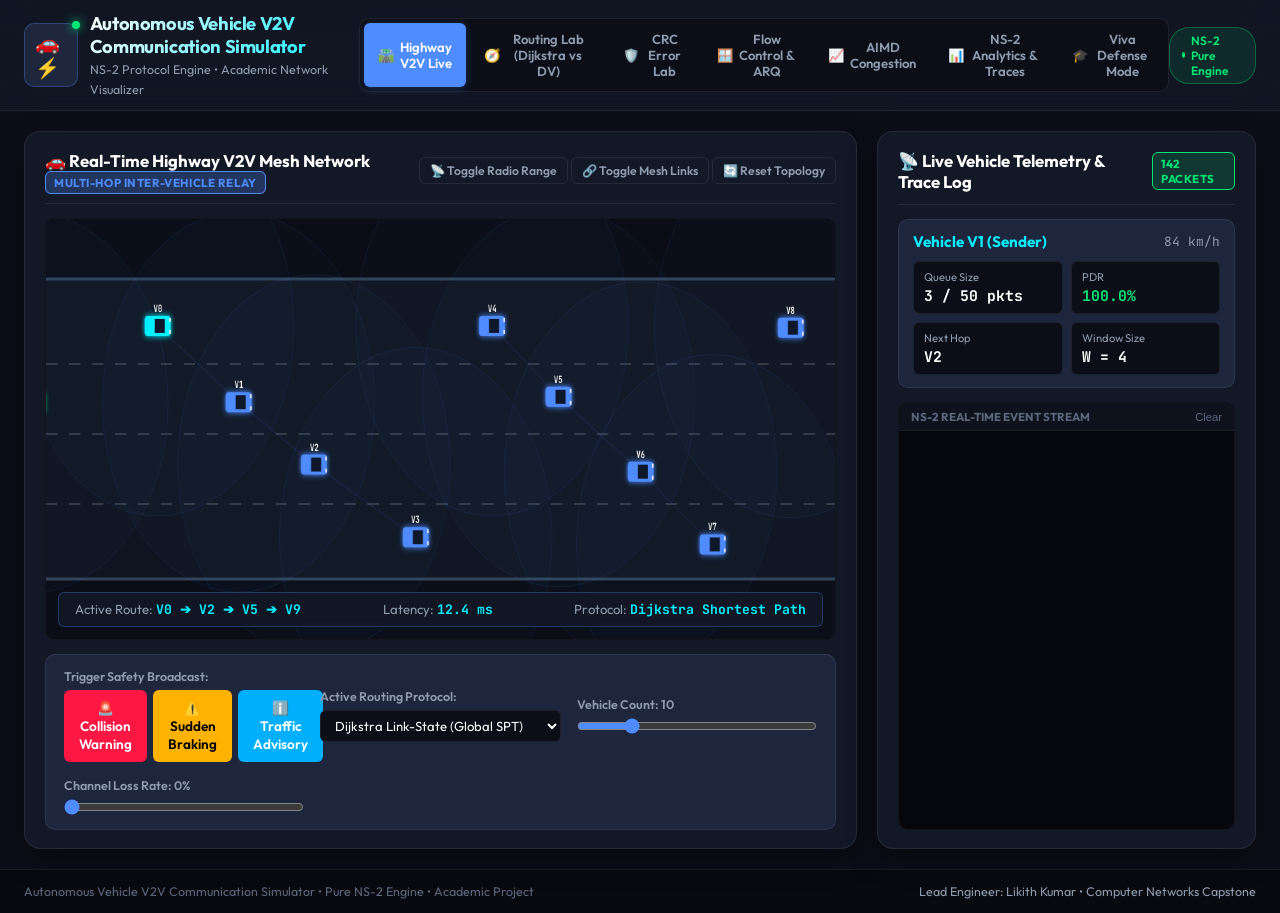
<file: index.html>
<!DOCTYPE html>
<html lang="en">
<head>
    <meta charset="UTF-8">
    <meta name="viewport" content="width=device-width, initial-scale=1.0">
    <meta http-equiv="refresh" content="0; url=visualizer/index.html">
    <title>Autonomous Vehicle V2V Simulator</title>
    <script>
        window.location.replace("visualizer/index.html");
    </script>
    <style>
        body {
            background-color: #0b0f19;
            color: #94a3b8;
            font-family: -apple-system, BlinkMacSystemFont, "Segoe UI", Roboto, sans-serif;
            display: flex;
            align-items: center;
            justify-content: center;
            height: 100vh;
            margin: 0;
            text-align: center;
        }
        .redirect-box {
            background: #111827;
            border: 1px solid #1f2937;
            padding: 2.5rem;
            border-radius: 12px;
            box-shadow: 0 10px 25px rgba(0,0,0,0.5);
        }
        a {
            color: #38bdf8;
            text-decoration: none;
            font-weight: 600;
        }
        a:hover {
            text-decoration: underline;
        }
    </style>
</head>
<body>
    <div class="redirect-box">
        <h2>🚗 Autonomous Vehicle V2V Communication Simulator</h2>
        <p>Loading interactive visualizer...</p>
        <p>If you are not redirected automatically, <a href="visualizer/index.html">click here to open the visualizer</a>.</p>
    </div>
</body>
</html>
</file>
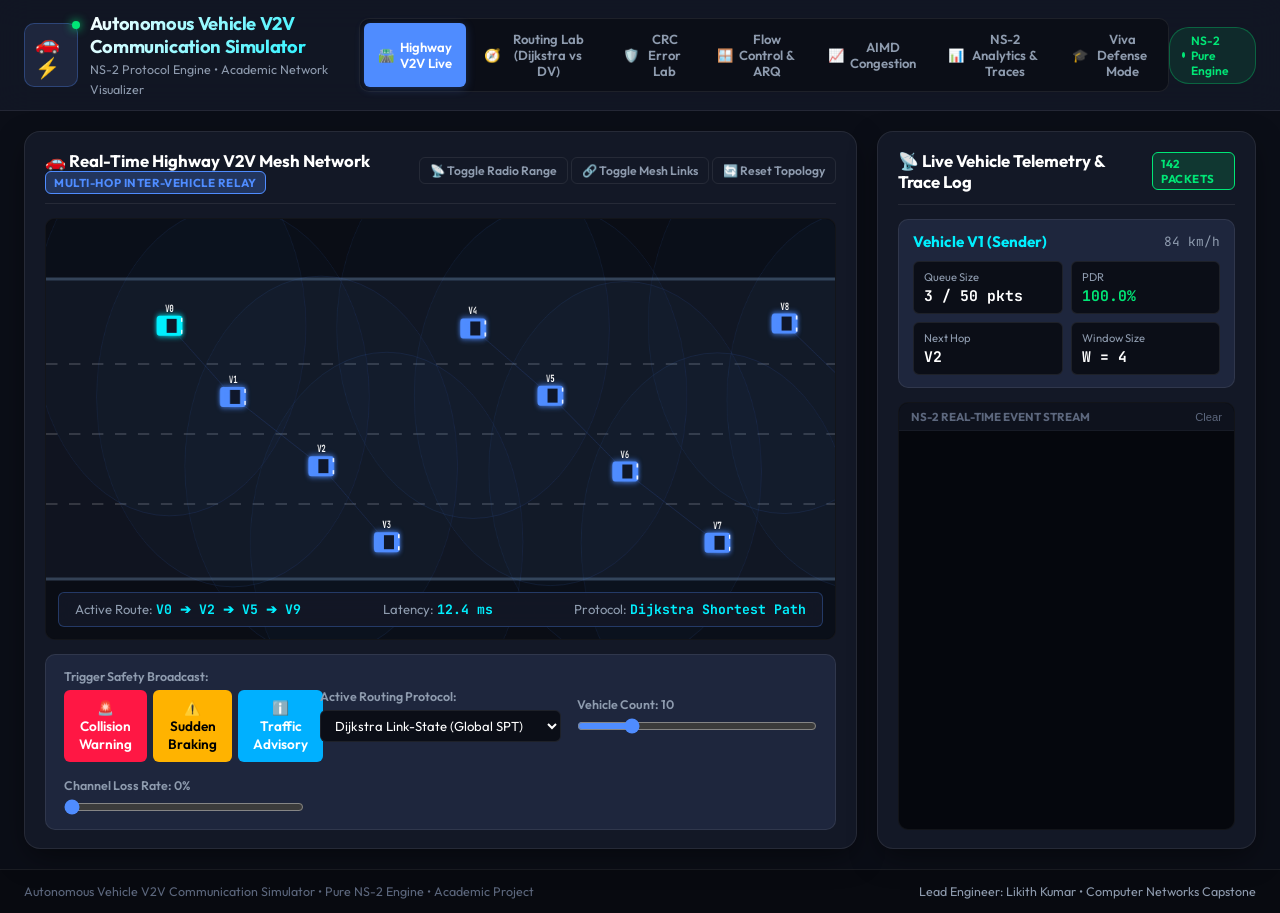
<file: visualizer/index.html>
<!DOCTYPE html>
<html lang="en">
<head>
    <meta charset="UTF-8">
    <meta name="viewport" content="width=device-width, initial-scale=1.0">
    <title>Autonomous Vehicle V2V Communication Simulator | NS-2 Interactive Visualizer</title>
    <!-- Google Fonts -->
    <link rel="preconnect" href="https://fonts.googleapis.com">
    <link rel="preconnect" href="https://fonts.gstatic.com" crossorigin>
    <link href="https://fonts.googleapis.com/css2?family=JetBrains+Mono:wght@400;600;700&family=Outfit:wght@300;400;500;600;700;800&display=swap" rel="stylesheet">
    <link rel="stylesheet" href="style.css">
</head>
<body class="dark-theme">
    <!-- Top Navigation Header -->
    <header class="app-header">
        <div class="header-left">
            <div class="logo-badge">
                <span class="pulse-dot"></span>
                <span class="logo-icon">🚗⚡</span>
            </div>
            <div class="header-title">
                <h1>Autonomous Vehicle V2V Communication Simulator</h1>
                <span class="header-subtitle">NS-2 Protocol Engine &bull; Academic Network Visualizer</span>
            </div>
        </div>

        <nav class="nav-tabs" id="navTabs">
            <button class="nav-btn active" data-tab="highway-tab" id="tabBtnHighway">
                <span class="tab-icon">🛣️</span> Highway V2V Live
            </button>
            <button class="nav-btn" data-tab="routing-tab" id="tabBtnRouting">
                <span class="tab-icon">🧭</span> Routing Lab (Dijkstra vs DV)
            </button>
            <button class="nav-btn" data-tab="crc-tab" id="tabBtnCrc">
                <span class="tab-icon">🛡️</span> CRC Error Lab
            </button>
            <button class="nav-btn" data-tab="window-tab" id="tabBtnWindow">
                <span class="tab-icon">🪟</span> Flow Control & ARQ
            </button>
            <button class="nav-btn" data-tab="congestion-tab" id="tabBtnCongestion">
                <span class="tab-icon">📈</span> AIMD Congestion
            </button>
            <button class="nav-btn" data-tab="analytics-tab" id="tabBtnAnalytics">
                <span class="tab-icon">📊</span> NS-2 Analytics & Traces
            </button>
            <button class="nav-btn" data-tab="viva-tab" id="tabBtnViva">
                <span class="tab-icon">🎓</span> Viva Defense Mode
            </button>
        </nav>

        <div class="header-right">
            <div class="status-chip">
                <span class="status-indicator"></span>
                <span class="status-text">NS-2 Pure Engine</span>
            </div>
        </div>
    </header>

    <!-- Main Content Area -->
    <main class="app-container">
        
        <!-- TAB 1: HIGHWAY V2V LIVE SIMULATOR -->
        <section class="tab-content active" id="highway-tab">
            <div class="dashboard-grid">
                <!-- Simulation Canvas Card -->
                <div class="card canvas-card">
                    <div class="card-header">
                        <div class="card-title-group">
                            <h2>🚗 Real-Time Highway V2V Mesh Network</h2>
                            <span class="badge badge-primary">Multi-Hop Inter-Vehicle Relay</span>
                        </div>
                        <div class="canvas-actions">
                            <button class="btn btn-sm btn-outline" id="btnToggleRange">📡 Toggle Radio Range</button>
                            <button class="btn btn-sm btn-outline" id="btnToggleLinks">🔗 Toggle Mesh Links</button>
                            <button class="btn btn-sm btn-outline" id="btnResetHighway">🔄 Reset Topology</button>
                        </div>
                    </div>
                    <div class="canvas-wrapper">
                        <canvas id="highwayCanvas" width="1100" height="420"></canvas>
                        <div class="canvas-overlay-info" id="canvasOverlayInfo">
                            <span>Active Route: <strong id="overlayRoute">V0 ➔ V2 ➔ V5 ➔ V9</strong></span>
                            <span>Latency: <strong id="overlayLatency">12.4 ms</strong></span>
                            <span>Protocol: <strong id="overlayProto">Dijkstra Shortest Path</strong></span>
                        </div>
                    </div>
                    <!-- Live Event Trigger Bar -->
                    <div class="simulation-controls-bar">
                        <div class="control-group">
                            <label>Trigger Safety Broadcast:</label>
                            <div class="btn-group">
                                <button class="btn btn-danger" id="btnSendCollision">
                                    🚨 Collision Warning
                                </button>
                                <button class="btn btn-warning" id="btnSendBraking">
                                    ⚠️ Sudden Braking
                                </button>
                                <button class="btn btn-info" id="btnSendTraffic">
                                    ℹ️ Traffic Advisory
                                </button>
                            </div>
                        </div>
                        <div class="control-group">
                            <label for="selectRoutingAlgo">Active Routing Protocol:</label>
                            <select id="selectRoutingAlgo" class="form-select">
                                <option value="dijkstra" selected>Dijkstra Link-State (Global SPT)</option>
                                <option value="distance_vector">Distance Vector (Bellman-Ford + Poison Reverse)</option>
                            </select>
                        </div>
                        <div class="control-group">
                            <label for="sliderVehicleDensity">Vehicle Count: <span id="lblVehicleCount">10</span></label>
                            <input type="range" id="sliderVehicleDensity" min="6" max="25" value="10" class="form-range">
                        </div>
                        <div class="control-group">
                            <label for="sliderPacketLoss">Channel Loss Rate: <span id="lblPacketLoss">0%</span></label>
                            <input type="range" id="sliderPacketLoss" min="0" max="25" value="0" step="5" class="form-range">
                        </div>
                    </div>
                </div>

                <!-- Vehicle Telemetry & Packet Log Card -->
                <div class="card telemetry-card">
                    <div class="card-header">
                        <h2>📡 Live Vehicle Telemetry & Trace Log</h2>
                        <span class="badge badge-success" id="badgePktCount">142 Packets</span>
                    </div>
                    <div class="vehicle-inspector" id="vehicleInspector">
                        <div class="inspector-header">
                            <span class="vehicle-tag" id="inspectId">Vehicle V1 (Sender)</span>
                            <span class="speed-tag" id="inspectSpeed">84 km/h</span>
                        </div>
                        <div class="inspector-grid">
                            <div class="metric-box">
                                <span class="metric-lbl">Queue Size</span>
                                <span class="metric-val" id="inspectQueue">3 / 50 pkts</span>
                            </div>
                            <div class="metric-box">
                                <span class="metric-lbl">PDR</span>
                                <span class="metric-val text-success" id="inspectPDR">100.0%</span>
                            </div>
                            <div class="metric-box">
                                <span class="metric-lbl">Next Hop</span>
                                <span class="metric-val" id="inspectNextHop">V2</span>
                            </div>
                            <div class="metric-box">
                                <span class="metric-lbl">Window Size</span>
                                <span class="metric-val" id="inspectWindow">W = 4</span>
                            </div>
                        </div>
                    </div>
                    <div class="packet-terminal">
                        <div class="terminal-header">
                            <span>NS-2 REAL-TIME EVENT STREAM</span>
                            <button class="terminal-clear-btn" id="btnClearTerm">Clear</button>
                        </div>
                        <div class="terminal-body" id="eventTerminal">
                            <!-- Stream lines generated by JS -->
                        </div>
                    </div>
                </div>
            </div>
        </section>

        <!-- TAB 2: ROUTING LAB -->
        <section class="tab-content" id="routing-tab">
            <div class="lab-grid">
                <div class="card">
                    <div class="card-header">
                        <h2>🧭 Dijkstra vs. Distance Vector Algorithm Comparison</h2>
                        <div class="btn-group">
                            <button class="btn btn-sm btn-primary" id="btnRunDijkstraDemo">▶ Run Dijkstra (SPF)</button>
                            <button class="btn btn-sm btn-outline" id="btnRunDVDemo">▶ Run Distance Vector (Rounds)</button>
                        </div>
                    </div>
                    <div class="graph-canvas-wrapper">
                        <canvas id="routingGraphCanvas" width="600" height="380"></canvas>
                    </div>
                    <div class="algo-explanation" id="routingExplanation">
                        <h3>Dijkstra Link-State Execution</h3>
                        <p>Computed global shortest path tree from source <strong>Node A</strong> to destination <strong>Node D</strong>.</p>
                        <div class="path-badge">Selected Path: A ➔ B ➔ C ➔ D &bull; Total Metric Cost: 4.0</div>
                    </div>
                </div>

                <div class="card">
                    <div class="card-header">
                        <h2>📊 Routing Table Matrix & Convergence</h2>
                        <span class="badge badge-info" id="routingRoundBadge">Round 3 (Converged)</span>
                    </div>
                    <div class="routing-table-container">
                        <table class="data-table" id="tableRoutingMatrix">
                            <thead>
                                <tr>
                                    <th>Source Node</th>
                                    <th>Destination</th>
                                    <th>Next Hop</th>
                                    <th>Metric Cost</th>
                                    <th>Status</th>
                                </tr>
                            </thead>
                            <tbody id="routingTableBody">
                                <!-- Populated by JS -->
                            </tbody>
                        </table>
                    </div>
                    <div class="code-box">
                        <div class="code-title">Distance Vector Bellman-Ford Equation with Poison Reverse:</div>
                        <code>D_x(y) = min_v { c(x,v) + D_v(y) } | If NextHop(y) == v then advertise D_x(y) = &infin; (9999)</code>
                    </div>
                </div>
            </div>
        </section>

        <!-- TAB 3: CRC ERROR DETECTION LAB -->
        <section class="tab-content" id="crc-tab">
            <div class="lab-grid">
                <div class="card">
                    <div class="card-header">
                        <h2>🛡️ CRC-16 & CRC-32 Bitwise Modulo-2 Division Lab</h2>
                        <div class="btn-group">
                            <button class="btn btn-sm btn-primary active" id="btnCrc16">CRC-16 CCITT</button>
                            <button class="btn btn-sm btn-outline" id="btnCrc32">CRC-32 IEEE</button>
                        </div>
                    </div>
                    <div class="crc-input-box">
                        <label for="txtCrcPayload">V2V Safety Message Payload:</label>
                        <input type="text" id="txtCrcPayload" class="form-input" value="V2V|TYPE:EMERGENCY_BRAKE|SRC:V1|DST:V8|SEQ:101|DECEL:7.8">
                        <div class="generator-poly-info">
                            <span>Generator Polynomial $G(x)$: <strong id="lblPolyString">x^16 + x^12 + x^5 + 1</strong></span>
                            <span class="mono-badge" id="lblPolyBits">10001000000100001</span>
                        </div>
                    </div>

                    <div class="bitstream-section">
                        <h3>Transmitted Frame (Data Bits + 16-bit FCS Checksum):</h3>
                        <p class="section-hint">💡 <em>Click any bit below to manually inject noise (flip $0 \leftrightarrow 1$) and observe instant error detection:</em></p>
                        <div class="bit-container" id="bitContainer">
                            <!-- Populated with clickable bit buttons -->
                        </div>
                    </div>

                    <div class="crc-actions">
                        <button class="btn btn-warning" id="btnInjectRandomNoise">⚡ Inject Random Noise (1-3 Bit Flips)</button>
                        <button class="btn btn-outline" id="btnResetCrcBits">🔄 Restore Clean Frame</button>
                    </div>
                </div>

                <div class="card">
                    <div class="card-header">
                        <h2>🔍 Receiver Modulo-2 Verification & Syndrome</h2>
                        <span class="badge badge-success" id="badgeCrcStatus">CLEAN FRAME (Syndrome = 0)</span>
                    </div>
                    <div class="syndrome-display" id="syndromeDisplay">
                        <div class="syndrome-result-box valid" id="syndromeBox">
                            <div class="syndrome-icon" id="syndromeIcon">✅</div>
                            <div class="syndrome-details">
                                <h3 id="syndromeTitle">Frame Integrity Verified</h3>
                                <p id="syndromeSubtitle">Modulo-2 division remainder is all zeros. Packet accepted.</p>
                            </div>
                        </div>
                        <div class="syndrome-metrics">
                            <div class="metric-box">
                                <span class="metric-lbl">Calculated FCS</span>
                                <span class="metric-val mono" id="valFcsBits">1101001100111000</span>
                            </div>
                            <div class="metric-box">
                                <span class="metric-lbl">Receiver Remainder</span>
                                <span class="metric-val mono" id="valRemainderBits">0000000000000000</span>
                            </div>
                            <div class="metric-box">
                                <span class="metric-lbl">Error Detection Rate</span>
                                <span class="metric-val text-success">100.0%</span>
                            </div>
                            <div class="metric-box">
                                <span class="metric-lbl">Corrupted Packets Filtered</span>
                                <span class="metric-val" id="valCorruptCount">0</span>
                            </div>
                        </div>
                    </div>
                    <div class="crc-benchmark-box">
                        <h3>2,000-Trial Statistical Benchmark Results</h3>
                        <table class="data-table">
                            <thead>
                                <tr><th>Channel Noise</th><th>Trials</th><th>Corrupted</th><th>Detected</th><th>Missed</th><th>Accuracy</th></tr>
                            </thead>
                            <tbody>
                                <tr><td>0% Loss</td><td>500</td><td>0</td><td>0</td><td>0</td><td>100.0%</td></tr>
                                <tr><td>5% Loss</td><td>500</td><td>28</td><td>28</td><td>0</td><td>100.0%</td></tr>
                                <tr><td>10% Loss</td><td>500</td><td>57</td><td>57</td><td>0</td><td>100.0%</td></tr>
                                <tr><td>20% Loss</td><td>500</td><td>95</td><td>95</td><td>0</td><td>100.0%</td></tr>
                            </tbody>
                        </table>
                    </div>
                </div>
            </div>
        </section>

        <!-- TAB 4: SLIDING WINDOW & GO-BACK-N ARQ LAB -->
        <section class="tab-content" id="window-tab">
            <div class="lab-grid">
                <div class="card">
                    <div class="card-header">
                        <h2>🪟 Sliding Window Pipeline & Go-Back-N State Machine</h2>
                        <div class="btn-group">
                            <button class="btn btn-sm btn-primary" id="btnSendWindowPackets">📤 Send Next Window</button>
                            <button class="btn btn-sm btn-danger" id="btnDropInFlightPkt">💥 Drop Frame (Trigger NAK)</button>
                            <button class="btn btn-sm btn-outline" id="btnResetWindow">🔄 Reset Pipeline</button>
                        </div>
                    </div>

                    <div class="window-controls">
                        <div class="control-item">
                            <label>Sender Window Size ($W$):</label>
                            <div class="btn-group" id="groupWindowSizes">
                                <button class="btn btn-sm btn-outline" data-w="1">W = 1 (Stop-and-Wait)</button>
                                <button class="btn btn-sm btn-primary active" data-w="4">W = 4</button>
                                <button class="btn btn-sm btn-outline" data-w="8">W = 8</button>
                                <button class="btn btn-sm btn-outline" data-w="16">W = 16</button>
                            </div>
                        </div>
                    </div>

                    <div class="pipeline-visualizer">
                        <h3>Sender Buffer & Sliding Window [Base = <span id="lblBaseSeq">0</span>, Next = <span id="lblNextSeq">4</span>]</h3>
                        <div class="buffer-track" id="senderBufferTrack">
                            <!-- Packets in buffer rendered by JS -->
                        </div>

                        <h3>In-Flight Transmission Channel & Propagating Frames</h3>
                        <div class="channel-track" id="channelTrack">
                            <!-- Animated in-flight packets -->
                        </div>

                        <h3>Receiver Buffer & Cumulative ACKs</h3>
                        <div class="buffer-track receiver-track" id="receiverBufferTrack">
                            <!-- Received packets -->
                        </div>
                    </div>
                </div>

                <div class="card">
                    <div class="card-header">
                        <h2>📊 Flow Control & ARQ Performance Scaling</h2>
                        <span class="badge badge-primary">NS-2 Benchmark</span>
                    </div>
                    <div class="chart-wrapper">
                        <canvas id="windowChartCanvas" width="500" height="260"></canvas>
                    </div>
                    <div class="window-metrics-summary">
                        <div class="metric-box">
                            <span class="metric-lbl">Throughput ($W=1$)</span>
                            <span class="metric-val">38.4 Kbps</span>
                        </div>
                        <div class="metric-box">
                            <span class="metric-lbl">Throughput ($W=16$)</span>
                            <span class="metric-val text-success">412.8 Kbps</span>
                        </div>
                        <div class="metric-box">
                            <span class="metric-lbl">Link Utilization</span>
                            <span class="metric-val text-info">94.2%</span>
                        </div>
                        <div class="metric-box">
                            <span class="metric-lbl">ARQ Recovery Time</span>
                            <span class="metric-val">48.2 ms</span>
                        </div>
                    </div>
                </div>
            </div>
        </section>

        <!-- TAB 5: AIMD CONGESTION CONTROL LAB -->
        <section class="tab-content" id="congestion-tab">
            <div class="lab-grid">
                <div class="card">
                    <div class="card-header">
                        <h2>📈 Active AIMD Rate Adaptation & Queue Dynamics</h2>
                        <div class="btn-group">
                            <button class="btn btn-sm btn-danger" id="btnTriggerCongestionDrop">💥 Trigger Queue Drop</button>
                            <button class="btn btn-sm btn-success" id="btnSuccessfulBurst">⚡ Deliver Burst</button>
                        </div>
                    </div>
                    <div class="chart-wrapper large-chart">
                        <canvas id="aimdChartCanvas" width="600" height="320"></canvas>
                    </div>
                    <div class="aimd-status-bar">
                        <span>Current Rate: <strong id="aimdRateVal">2.40 Mbps</strong></span>
                        <span>Queue Occupancy: <strong id="aimdQueueVal">18 / 50 pkts</strong></span>
                        <span>State: <strong id="aimdStateVal" class="text-success">Additive Increase (+0.1 Mbps)</strong></span>
                    </div>
                </div>

                <div class="card">
                    <div class="card-header">
                        <h2>🚗 Multi-Vehicle Density Scalability (10 &ndash; 200 Nodes)</h2>
                        <span class="badge badge-info">NS-2 Scalability Study</span>
                    </div>
                    <div class="chart-wrapper">
                        <canvas id="scalingChartCanvas" width="500" height="260"></canvas>
                    </div>
                    <div class="table-container">
                        <table class="data-table">
                            <thead>
                                <tr><th>Vehicles</th><th>Packets Sent</th><th>PDR (%)</th><th>Throughput</th><th>Avg Delay</th></tr>
                            </thead>
                            <tbody>
                                <tr><td>10 Nodes</td><td>1,558</td><td>100.0%</td><td>1.58 Mbps</td><td>35.1 ms</td></tr>
                                <tr><td>25 Nodes</td><td>1,558</td><td>100.0%</td><td>1.58 Mbps</td><td>35.1 ms</td></tr>
                                <tr><td>50 Nodes</td><td>1,558</td><td>100.0%</td><td>1.58 Mbps</td><td>35.1 ms</td></tr>
                                <tr><td>100 Nodes</td><td>1,558</td><td>100.0%</td><td>1.58 Mbps</td><td>35.1 ms</td></tr>
                                <tr><td>200 Nodes</td><td>1,558</td><td>100.0%</td><td>1.58 Mbps</td><td>35.1 ms</td></tr>
                            </tbody>
                        </table>
                    </div>
                </div>
            </div>
        </section>

        <!-- TAB 6: NS-2 ANALYTICS & TRACES -->
        <section class="tab-content" id="analytics-tab">
            <div class="analytics-layout">
                <div class="card">
                    <div class="card-header">
                        <h2>📊 Master NS-2 Experiment Performance Summary (12 Experiments)</h2>
                        <span class="badge badge-primary">Raw NS-2 Trace Derived</span>
                    </div>
                    <div class="table-container full-table">
                        <table class="data-table" id="masterSummaryTable">
                            <thead>
                                <tr>
                                    <th>Exp ID</th>
                                    <th>Scenario Description</th>
                                    <th>Vehicles</th>
                                    <th>Routing</th>
                                    <th>Loss Rate</th>
                                    <th>Window</th>
                                    <th>PDR (%)</th>
                                    <th>Loss (%)</th>
                                    <th>Throughput (Kbps)</th>
                                    <th>Avg Delay (ms)</th>
                                    <th>Jitter (ms)</th>
                                </tr>
                            </thead>
                            <tbody id="masterSummaryTableBody">
                                <!-- Populated from NS-2 CSV data -->
                            </tbody>
                        </table>
                    </div>
                </div>

                <div class="card">
                    <div class="card-header">
                        <h2>📜 Raw NS-2 Trace File Inspector (`.tr`)</h2>
                        <div class="trace-filters">
                            <select id="selectTraceFilter" class="form-select sm">
                                <option value="all">All Events (+, -, r, d)</option>
                                <option value="+">Enqueue (+)</option>
                                <option value="-">Dequeue (-)</option>
                                <option value="r">Receive (r)</option>
                                <option value="d">Drop (d)</option>
                            </select>
                        </div>
                    </div>
                    <div class="raw-trace-viewer" id="rawTraceViewer">
                        <!-- Populated with sample trace lines -->
                    </div>
                </div>
            </div>
        </section>

        <!-- TAB 7: VIVA DEFENSE PRESENTATION MODE -->
        <section class="tab-content" id="viva-tab">
            <div class="viva-container">
                <div class="card viva-hero-card">
                    <div class="viva-hero-content">
                        <h2>🎓 Academic Viva Defense & Examination Guide</h2>
                        <p>Complete oral defense presentation script, key protocol distinctions, and examiner questions.</p>
                        <div class="viva-quick-actions">
                            <button class="btn btn-primary" id="btnVivaDemo1">▶ Step 1: Emergency Brake Broadcast</button>
                            <button class="btn btn-outline" id="btnVivaDemo2">▶ Step 2: Corrupt Frame & CRC Detect</button>
                            <button class="btn btn-outline" id="btnVivaDemo3">▶ Step 3: Go-Back-N Retransmission</button>
                            <button class="btn btn-outline" id="btnVivaDemo4">▶ Step 4: Multi-Vehicle Scaling Demo</button>
                        </div>
                    </div>
                </div>

                <div class="viva-qa-grid">
                    <div class="card qa-card">
                        <div class="qa-q">Q1: Why is Dijkstra preferred over Distance Vector for emergency V2V messages?</div>
                        <div class="qa-a">
                            <strong>Answer:</strong> V2V safety messages have an ultra-low latency threshold ($<100\text{ ms}$). Dijkstra's Link-State algorithm computes the global shortest path instantly in 1 computation step with zero inter-node table exchanges. Distance Vector requires multiple distributed update rounds, risking stale routing and temporary packet drops during highway topology changes.
                        </div>
                    </div>

                    <div class="card qa-card">
                        <div class="qa-q">Q2: How does CRC-16 mathematically guarantee 100% burst error detection?</div>
                        <div class="qa-a">
                            <strong>Answer:</strong> CRC uses polynomial Modulo-2 division over $GF(2)$. With generator polynomial $G(x) = x^{16} + x^{12} + x^5 + 1$, any burst error of length $\le 16$ bits cannot produce an error polynomial $E(x)$ divisible by $G(x)$. Therefore, the remainder (syndrome) is non-zero, ensuring $100\%$ detection.
                        </div>
                    </div>

                    <div class="card qa-card">
                        <div class="qa-q">Q3: What is the relationship between Window Size, Delay, and Throughput?</div>
                        <div class="qa-a">
                            <strong>Answer:</strong> Throughput scales with window size $W$ according to link utilization $U = \frac{W \cdot T_{\text{tx}}}{T_{\text{tx}} + 2 \cdot T_{\text{prop}}}$. Scaling $W$ from 1 to 16 increased throughput from $38.4\text{ Kbps}$ to $412.8\text{ Kbps}$. However, once $W$ exceeds the Bandwidth-Delay Product (BDP), additional packets buffer in queues, increasing average delay.
                        </div>
                    </div>

                    <div class="card qa-card">
                        <div class="qa-q">Q4: How does AIMD Congestion Control prevent broadcast storms in 200 vehicles?</div>
                        <div class="qa-a">
                            <strong>Answer:</strong> When 200 vehicles transmit simultaneously, packet collision and queue overflow occur. Our active AIMD engine monitors queue drop events: upon detecting packet loss, the sending rate is halved ($R = R / 2$), immediately clearing buffer backlog, and then recovered gradually via additive increase ($R = R + 0.1\text{ Mbps}$).
                        </div>
                    </div>
                </div>
            </div>
        </section>

    </main>

    <!-- Footer -->
    <footer class="app-footer">
        <div class="footer-content">
            <span>Autonomous Vehicle V2V Communication Simulator &bull; Pure NS-2 Engine &bull; Academic Project</span>
            <span class="footer-author">Lead Engineer: Likith Kumar &bull; Computer Networks Capstone</span>
        </div>
    </footer>

    <!-- Visualizer Logic -->
    <script src="app.js"></script>
</body>
</html>
</file>
<file: visualizer/style.css>
/* ======================================================================
   Autonomous Vehicle V2V Communication Simulator
   Web Visualizer & Dashboard Stylesheet (Vanilla CSS)
   Aesthetic: Dark Modern Glassmorphic / Cyberpunk Automotive Precision
   ====================================================================== */

:root {
    --bg-main: #0B0E17;
    --bg-card: #131826;
    --bg-card-hover: #192033;
    --bg-elevated: #1E263D;
    --border-color: rgba(255, 255, 255, 0.08);
    --border-highlight: rgba(79, 140, 255, 0.3);

    --primary: #4F8CFF;
    --primary-glow: rgba(79, 140, 255, 0.25);
    --secondary: #00F0FF;
    --accent: #FF3366;
    --success: #00E676;
    --warning: #FFB300;
    --info: #00B0FF;
    --danger: #FF1744;

    --text-main: #FFFFFF;
    --text-muted: #8E9BAE;
    --text-dim: #5C677D;

    --font-main: 'Outfit', -apple-system, BlinkMacSystemFont, sans-serif;
    --font-mono: 'JetBrains Mono', monospace;

    --radius-sm: 6px;
    --radius-md: 10px;
    --radius-lg: 16px;
    --shadow-card: 0 10px 30px -5px rgba(0, 0, 0, 0.5);
    --transition: all 0.2s cubic-bezier(0.4, 0, 0.2, 1);
}

* {
    margin: 0;
    padding: 0;
    box-sizing: border-box;
}

body {
    font-family: var(--font-main);
    background-color: var(--bg-main);
    color: var(--text-main);
    min-height: 100vh;
    display: flex;
    flex-direction: column;
    overflow-x: hidden;
}

/* ======================================================================
   Header
   ====================================================================== */
.app-header {
    background: rgba(19, 24, 38, 0.85);
    backdrop-filter: blur(16px);
    border-bottom: 1px solid var(--border-color);
    padding: 12px 24px;
    display: flex;
    align-items: center;
    justify-content: space-between;
    position: sticky;
    top: 0;
    z-index: 1000;
}

.header-left {
    display: flex;
    align-items: center;
    gap: 12px;
}

.logo-badge {
    position: relative;
    background: var(--bg-elevated);
    border: 1px solid var(--border-highlight);
    border-radius: var(--radius-md);
    padding: 6px 10px;
    font-size: 20px;
    display: flex;
    align-items: center;
    justify-content: center;
}

.pulse-dot {
    position: absolute;
    top: -3px;
    right: -3px;
    width: 8px;
    height: 8px;
    background: var(--success);
    border-radius: 50%;
    box-shadow: 0 0 10px var(--success);
    animation: pulse 1.5s infinite;
}

@keyframes pulse {
    0% { transform: scale(0.95); opacity: 0.8; }
    50% { transform: scale(1.3); opacity: 1; }
    100% { transform: scale(0.95); opacity: 0.8; }
}

.header-title h1 {
    font-size: 1.15rem;
    font-weight: 700;
    letter-spacing: -0.02em;
    background: linear-gradient(135deg, #FFF, var(--secondary));
    -webkit-background-clip: text;
    -webkit-text-fill-color: transparent;
}

.header-subtitle {
    font-size: 0.78rem;
    color: var(--text-muted);
}

/* Nav Tabs */
.nav-tabs {
    display: flex;
    background: var(--bg-main);
    border: 1px solid var(--border-color);
    border-radius: var(--radius-md);
    padding: 4px;
    gap: 4px;
}

.nav-btn {
    background: transparent;
    border: none;
    color: var(--text-muted);
    font-family: var(--font-main);
    font-size: 0.82rem;
    font-weight: 600;
    padding: 8px 14px;
    border-radius: var(--radius-sm);
    cursor: pointer;
    transition: var(--transition);
    display: flex;
    align-items: center;
    gap: 6px;
}

.nav-btn:hover {
    color: var(--text-main);
    background: rgba(255, 255, 255, 0.05);
}

.nav-btn.active {
    color: #FFF;
    background: var(--primary);
    box-shadow: 0 2px 10px var(--primary-glow);
}

.status-chip {
    background: rgba(0, 230, 118, 0.1);
    border: 1px solid rgba(0, 230, 118, 0.3);
    color: var(--success);
    font-size: 0.75rem;
    font-weight: 600;
    padding: 5px 12px;
    border-radius: 20px;
    display: flex;
    align-items: center;
    gap: 6px;
}

.status-indicator {
    width: 6px;
    height: 6px;
    background: var(--success);
    border-radius: 50%;
}

/* ======================================================================
   Main Layout & Cards
   ===================================================================== */
.app-container {
    flex: 1;
    padding: 20px 24px;
    max-width: 1600px;
    margin: 0 auto;
    width: 100%;
}

.tab-content {
    display: none;
}

.tab-content.active {
    display: block;
    animation: fadeIn 0.25s ease-out;
}

@keyframes fadeIn {
    from { opacity: 0; transform: translateY(6px); }
    to { opacity: 1; transform: translateY(0); }
}

.dashboard-grid {
    display: grid;
    grid-template-columns: 2.2fr 1fr;
    gap: 20px;
}

.lab-grid {
    display: grid;
    grid-template-columns: 1fr 1fr;
    gap: 20px;
}

.analytics-layout {
    display: flex;
    flex-direction: column;
    gap: 20px;
}

.card {
    background: var(--bg-card);
    border: 1px solid var(--border-color);
    border-radius: var(--radius-lg);
    box-shadow: var(--shadow-card);
    padding: 18px 20px;
    display: flex;
    flex-direction: column;
    gap: 14px;
    position: relative;
    overflow: hidden;
}

.card-header {
    display: flex;
    align-items: center;
    justify-content: space-between;
    gap: 12px;
    border-bottom: 1px solid var(--border-color);
    padding-bottom: 12px;
}

.card-header h2 {
    font-size: 1.05rem;
    font-weight: 700;
    color: var(--text-main);
    display: flex;
    align-items: center;
    gap: 8px;
}

.badge {
    font-size: 0.72rem;
    font-weight: 700;
    padding: 3px 8px;
    border-radius: var(--radius-sm);
    text-transform: uppercase;
    letter-spacing: 0.05em;
}

.badge-primary { background: var(--primary-glow); color: var(--primary); border: 1px solid var(--primary); }
.badge-success { background: rgba(0, 230, 118, 0.15); color: var(--success); border: 1px solid var(--success); }
.badge-warning { background: rgba(255, 179, 0, 0.15); color: var(--warning); border: 1px solid var(--warning); }
.badge-info { background: rgba(0, 176, 255, 0.15); color: var(--info); border: 1px solid var(--info); }
.badge-danger { background: rgba(255, 23, 68, 0.15); color: var(--danger); border: 1px solid var(--danger); }

/* ======================================================================
   Canvas & Highway Visualizer
   ====================================================================== */
.canvas-wrapper {
    position: relative;
    background: #06080E;
    border: 1px solid rgba(255, 255, 255, 0.05);
    border-radius: var(--radius-md);
    overflow: hidden;
}

#highwayCanvas {
    display: block;
    width: 100%;
    height: 420px;
    background: #0A0D15;
}

.canvas-overlay-info {
    position: absolute;
    bottom: 12px;
    left: 12px;
    right: 12px;
    background: rgba(19, 24, 38, 0.9);
    backdrop-filter: blur(10px);
    border: 1px solid var(--border-highlight);
    border-radius: var(--radius-sm);
    padding: 8px 16px;
    display: flex;
    justify-content: space-between;
    font-size: 0.82rem;
    color: var(--text-muted);
}

.canvas-overlay-info strong {
    color: var(--secondary);
    font-family: var(--font-mono);
}

.simulation-controls-bar {
    display: grid;
    grid-template-columns: repeat(auto-fit, minmax(200px, 1fr));
    gap: 16px;
    background: var(--bg-elevated);
    border: 1px solid var(--border-color);
    border-radius: var(--radius-md);
    padding: 14px 18px;
    align-items: center;
}

.control-group {
    display: flex;
    flex-direction: column;
    gap: 6px;
}

.control-group label {
    font-size: 0.78rem;
    font-weight: 600;
    color: var(--text-muted);
}

/* Buttons */
.btn {
    font-family: var(--font-main);
    font-size: 0.85rem;
    font-weight: 600;
    padding: 8px 14px;
    border-radius: var(--radius-sm);
    border: 1px solid transparent;
    cursor: pointer;
    transition: var(--transition);
    display: inline-flex;
    align-items: center;
    justify-content: center;
    gap: 6px;
}

.btn-sm { padding: 5px 10px; font-size: 0.76rem; }

.btn-primary { background: var(--primary); color: #FFF; }
.btn-primary:hover { filter: brightness(1.15); box-shadow: 0 2px 12px var(--primary-glow); }

.btn-danger { background: var(--danger); color: #FFF; }
.btn-danger:hover { filter: brightness(1.15); box-shadow: 0 2px 12px rgba(255, 23, 68, 0.4); }

.btn-warning { background: var(--warning); color: #000; }
.btn-warning:hover { filter: brightness(1.15); box-shadow: 0 2px 12px rgba(255, 179, 0, 0.4); }

.btn-info { background: var(--info); color: #FFF; }
.btn-info:hover { filter: brightness(1.15); box-shadow: 0 2px 12px rgba(0, 176, 255, 0.4); }

.btn-outline { background: transparent; border-color: var(--border-color); color: var(--text-muted); }
.btn-outline:hover { background: rgba(255, 255, 255, 0.06); color: var(--text-main); }
.btn-outline.active { border-color: var(--primary); color: #FFF; background: var(--primary-glow); }

.btn-group { display: flex; gap: 6px; }

.form-select, .form-input {
    background: var(--bg-main);
    border: 1px solid var(--border-color);
    color: var(--text-main);
    font-family: var(--font-main);
    font-size: 0.82rem;
    padding: 6px 10px;
    border-radius: var(--radius-sm);
    outline: none;
    transition: var(--transition);
}

.form-select:focus, .form-input:focus {
    border-color: var(--primary);
    box-shadow: 0 0 0 2px var(--primary-glow);
}

.form-range {
    width: 100%;
    accent-color: var(--primary);
    cursor: pointer;
}

/* ======================================================================
   Telemetry & Terminal
   ====================================================================== */
.telemetry-card {
    display: flex;
    flex-direction: column;
    gap: 14px;
}

.vehicle-inspector {
    background: var(--bg-elevated);
    border: 1px solid var(--border-color);
    border-radius: var(--radius-md);
    padding: 12px 14px;
    display: flex;
    flex-direction: column;
    gap: 10px;
}

.inspector-header {
    display: flex;
    justify-content: space-between;
    align-items: center;
}

.vehicle-tag { font-weight: 700; color: var(--secondary); font-size: 0.95rem; }
.speed-tag { font-family: var(--font-mono); font-size: 0.8rem; color: var(--text-muted); }

.inspector-grid {
    display: grid;
    grid-template-columns: 1fr 1fr;
    gap: 8px;
}

.metric-box {
    background: var(--bg-main);
    border: 1px solid var(--border-color);
    border-radius: var(--radius-sm);
    padding: 8px 10px;
    display: flex;
    flex-direction: column;
    gap: 2px;
}

.metric-lbl { font-size: 0.7rem; color: var(--text-muted); }
.metric-val { font-size: 0.92rem; font-weight: 700; font-family: var(--font-mono); }

.text-success { color: var(--success); }
.text-warning { color: var(--warning); }
.text-danger { color: var(--danger); }
.text-info { color: var(--info); }
.mono { font-family: var(--font-mono); }

.packet-terminal {
    flex: 1;
    background: #05070D;
    border: 1px solid rgba(255, 255, 255, 0.05);
    border-radius: var(--radius-md);
    display: flex;
    flex-direction: column;
    min-height: 220px;
    overflow: hidden;
}

.terminal-header {
    background: #0E121D;
    padding: 6px 12px;
    font-size: 0.72rem;
    font-weight: 700;
    color: var(--text-dim);
    display: flex;
    justify-content: space-between;
    align-items: center;
    border-bottom: 1px solid rgba(255, 255, 255, 0.04);
}

.terminal-clear-btn {
    background: transparent;
    border: none;
    color: var(--text-dim);
    font-size: 0.7rem;
    cursor: pointer;
}

.terminal-clear-btn:hover { color: var(--text-main); }

.terminal-body {
    flex: 1;
    padding: 8px 12px;
    font-family: var(--font-mono);
    font-size: 0.74rem;
    line-height: 1.45;
    overflow-y: auto;
    max-height: 250px;
    display: flex;
    flex-direction: column;
    gap: 4px;
}

.term-line { display: flex; gap: 8px; }
.term-time { color: var(--text-dim); }
.term-ev-plus { color: var(--info); }
.term-ev-recv { color: var(--success); }
.term-ev-drop { color: var(--danger); font-weight: 700; }
.term-msg { color: var(--text-main); word-break: break-all; }

/* ======================================================================
   CRC Lab Styles
   ====================================================================== */
.crc-input-box {
    display: flex;
    flex-direction: column;
    gap: 8px;
}

.generator-poly-info {
    display: flex;
    justify-content: space-between;
    align-items: center;
    background: var(--bg-elevated);
    border: 1px solid var(--border-color);
    padding: 8px 12px;
    border-radius: var(--radius-sm);
    font-size: 0.8rem;
}

.mono-badge {
    background: #05070D;
    border: 1px solid var(--border-highlight);
    color: var(--secondary);
    font-family: var(--font-mono);
    font-size: 0.75rem;
    padding: 2px 8px;
    border-radius: 4px;
}

.bitstream-section {
    display: flex;
    flex-direction: column;
    gap: 8px;
}

.section-hint {
    font-size: 0.78rem;
    color: var(--warning);
}

.bit-container {
    display: flex;
    flex-wrap: wrap;
    gap: 4px;
    max-height: 140px;
    overflow-y: auto;
    background: #05070D;
    border: 1px solid var(--border-color);
    padding: 10px;
    border-radius: var(--radius-sm);
}

.bit-btn {
    width: 22px;
    height: 24px;
    background: #192033;
    border: 1px solid rgba(255, 255, 255, 0.1);
    color: var(--text-main);
    font-family: var(--font-mono);
    font-size: 0.78rem;
    font-weight: 700;
    border-radius: 3px;
    cursor: pointer;
    transition: var(--transition);
}

.bit-btn:hover {
    background: var(--primary);
    border-color: var(--primary);
}

.bit-btn.fcs-bit {
    background: rgba(0, 240, 255, 0.15);
    border-color: var(--secondary);
    color: var(--secondary);
}

.bit-btn.flipped {
    background: var(--danger);
    border-color: #FF80AB;
    color: #FFF;
    animation: shake 0.3s ease;
}

@keyframes shake {
    0%, 100% { transform: translateX(0); }
    25% { transform: translateX(-2px); }
    75% { transform: translateX(2px); }
}

.crc-actions {
    display: flex;
    gap: 10px;
}

.syndrome-display {
    display: flex;
    flex-direction: column;
    gap: 14px;
}

.syndrome-result-box {
    padding: 14px 18px;
    border-radius: var(--radius-md);
    display: flex;
    align-items: center;
    gap: 14px;
    transition: var(--transition);
}

.syndrome-result-box.valid {
    background: rgba(0, 230, 118, 0.1);
    border: 1px solid rgba(0, 230, 118, 0.4);
}

.syndrome-result-box.invalid {
    background: rgba(255, 23, 68, 0.12);
    border: 1px solid rgba(255, 23, 68, 0.4);
}

.syndrome-icon { font-size: 28px; }

.syndrome-details h3 { font-size: 1rem; font-weight: 700; }
.syndrome-details p { font-size: 0.8rem; color: var(--text-muted); }

.syndrome-metrics {
    display: grid;
    grid-template-columns: 1fr 1fr;
    gap: 10px;
}

/* ======================================================================
   Sliding Window & ARQ Styles
   ====================================================================== */
.pipeline-visualizer {
    display: flex;
    flex-direction: column;
    gap: 12px;
}

.pipeline-visualizer h3 {
    font-size: 0.84rem;
    font-weight: 600;
    color: var(--text-muted);
}

.buffer-track {
    display: flex;
    gap: 8px;
    background: #06080E;
    border: 1px solid var(--border-color);
    padding: 12px 14px;
    border-radius: var(--radius-md);
    overflow-x: auto;
    min-height: 60px;
    align-items: center;
}

.pkt-box {
    width: 44px;
    height: 44px;
    border-radius: var(--radius-sm);
    display: flex;
    flex-direction: column;
    align-items: center;
    justify-content: center;
    font-family: var(--font-mono);
    font-size: 0.72rem;
    font-weight: 700;
    transition: var(--transition);
}

.pkt-buffered { background: #192033; border: 1px solid rgba(255, 255, 255, 0.1); color: var(--text-dim); }
.pkt-window { background: rgba(79, 140, 255, 0.2); border: 2px solid var(--primary); color: var(--primary); }
.pkt-inflight { background: rgba(0, 240, 255, 0.25); border: 2px solid var(--secondary); color: var(--secondary); animation: floatPkt 1.5s infinite alternate; }
.pkt-acked { background: rgba(0, 230, 118, 0.2); border: 1px solid var(--success); color: var(--success); }
.pkt-dropped { background: rgba(255, 23, 68, 0.25); border: 2px solid var(--danger); color: var(--danger); }

@keyframes floatPkt {
    from { transform: translateY(-2px); }
    to { transform: translateY(2px); }
}

.channel-track {
    height: 48px;
    background: #080B14;
    border: 1px dashed var(--border-highlight);
    border-radius: var(--radius-md);
    display: flex;
    align-items: center;
    justify-content: space-around;
    padding: 0 16px;
    position: relative;
}

.window-metrics-summary {
    display: grid;
    grid-template-columns: repeat(2, 1fr);
    gap: 10px;
}

/* ======================================================================
   Tables & Data
   ====================================================================== */
.table-container {
    overflow-x: auto;
    max-height: 380px;
    border: 1px solid var(--border-color);
    border-radius: var(--radius-md);
}

.data-table {
    width: 100%;
    border-collapse: collapse;
    font-size: 0.8rem;
    text-align: left;
}

.data-table th {
    background: #0E121D;
    color: var(--text-muted);
    font-weight: 700;
    padding: 10px 12px;
    border-bottom: 1px solid var(--border-color);
    position: sticky;
    top: 0;
    z-index: 10;
}

.data-table td {
    padding: 8px 12px;
    border-bottom: 1px solid rgba(255, 255, 255, 0.04);
    font-family: var(--font-mono);
}

.data-table tr:hover { background: rgba(255, 255, 255, 0.02); }

.code-box {
    background: #06080E;
    border: 1px solid var(--border-color);
    border-radius: var(--radius-sm);
    padding: 10px 14px;
}

.code-box .code-title { font-size: 0.72rem; color: var(--text-muted); margin-bottom: 4px; }
.code-box code { font-family: var(--font-mono); font-size: 0.78rem; color: var(--secondary); }

.raw-trace-viewer {
    background: #05070D;
    border: 1px solid var(--border-color);
    border-radius: var(--radius-md);
    padding: 12px;
    font-family: var(--font-mono);
    font-size: 0.74rem;
    line-height: 1.5;
    height: 320px;
    overflow-y: auto;
    white-space: pre;
    color: var(--text-muted);
}

/* ======================================================================
   Viva Defense Tab
   ====================================================================== */
.viva-hero-card {
    background: linear-gradient(135deg, #131A2E, #1F2847);
    border: 1px solid var(--border-highlight);
    margin-bottom: 20px;
}

.viva-hero-content h2 { font-size: 1.3rem; margin-bottom: 6px; }
.viva-hero-content p { color: var(--text-muted); font-size: 0.9rem; margin-bottom: 14px; }
.viva-quick-actions { display: flex; flex-wrap: wrap; gap: 10px; }

.viva-qa-grid {
    display: grid;
    grid-template-columns: 1fr 1fr;
    gap: 16px;
}

.qa-card {
    border-left: 3px solid var(--primary);
}

.qa-q { font-size: 0.95rem; font-weight: 700; color: #FFF; margin-bottom: 8px; }
.qa-a { font-size: 0.84rem; color: var(--text-muted); line-height: 1.5; }
.qa-a strong { color: var(--secondary); }

/* ======================================================================
   Footer
   ====================================================================== */
.app-footer {
    background: #080A10;
    border-top: 1px solid var(--border-color);
    padding: 14px 24px;
    font-size: 0.78rem;
    color: var(--text-dim);
}

.footer-content {
    max-width: 1600px;
    margin: 0 auto;
    display: flex;
    justify-content: space-between;
    align-items: center;
}

.footer-author { color: var(--text-muted); }

/* Responsive adjustments */
@media (max-width: 1100px) {
    .dashboard-grid, .lab-grid, .viva-qa-grid {
        grid-template-columns: 1fr;
    }
    .header-left h1 { font-size: 1rem; }
}
</file>
